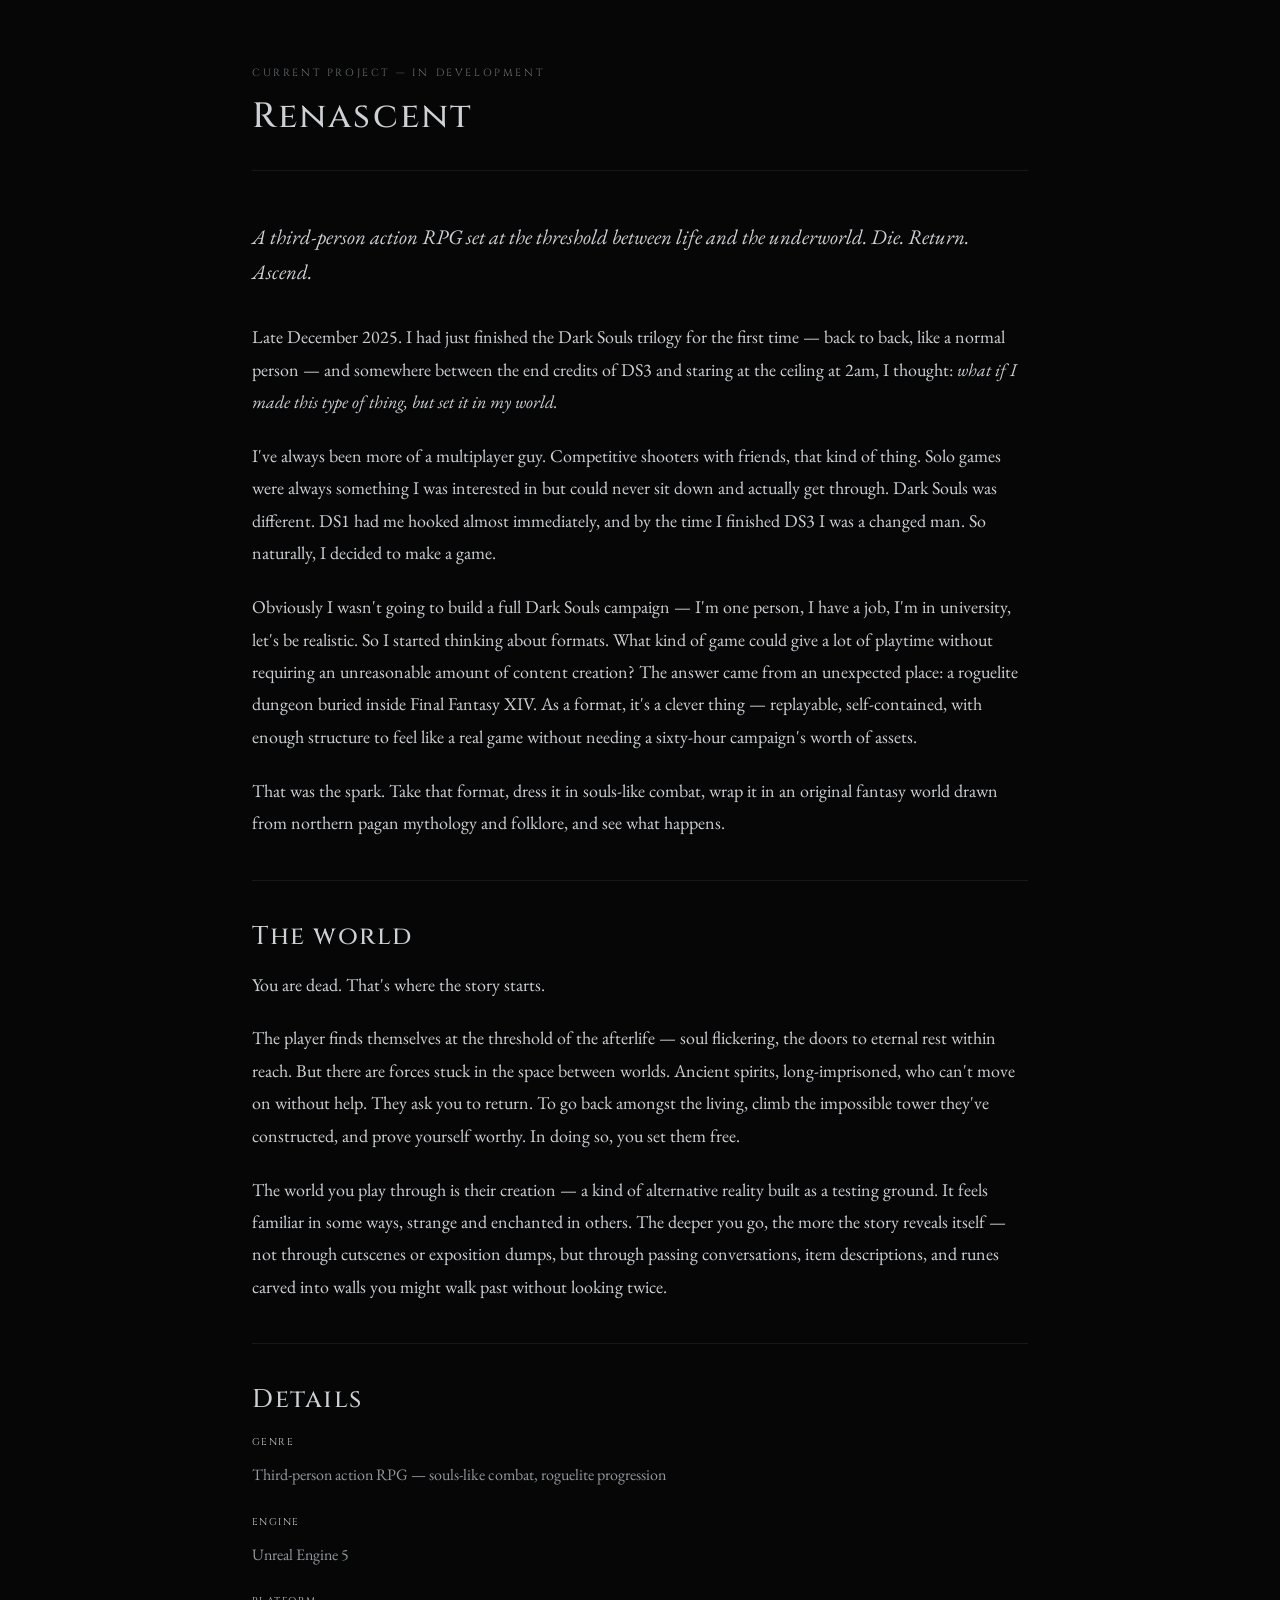
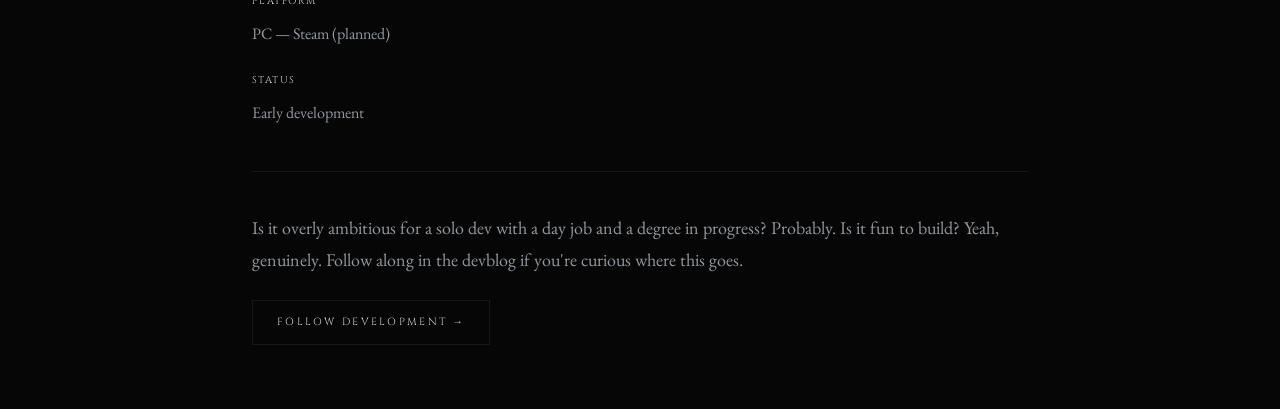
<file: renascentx.html>
<!DOCTYPE html>
<html lang="en">
<head>
  <meta charset="UTF-8" />
  <meta name="viewport" content="width=device-width, initial-scale=1.0" />
  <meta name="description" content="Renascent — a fantasy action RPG by Brumous Studios." />
  <title>Renascent — Brumous Studios</title>
  <link rel="stylesheet" href="/style.css" />
</head>
<body>

  <div id="nav-placeholder"></div>

  <main class="page">

    <header class="page-header">
      <p class="subtitle">Current project — in development</p>
      <h1>Renascent</h1>
    </header>

    <p class="game-hook">
      A third-person action RPG set at the threshold between life and the
      underworld. Die. Return. Ascend.
    </p>

    <!-- Hook image 1 — uncomment and update src when ready -->
    <!-- <img class="game-image" src="/img/oathwell-concept.jpg" alt="Oathwell concept art" /> -->

    <p>
      Late December 2025. I had just finished the Dark Souls trilogy for the
      first time — back to back, like a normal person — and somewhere between
      the end credits of DS3 and staring at the ceiling at 2am, I thought:
      <em>what if I made this type of thing, but set it in my world.</em>
    </p>

    <p>
      I've always been more of a multiplayer guy. Competitive shooters with
      friends, that kind of thing. Solo games were always something I was
      interested in but could never sit down and actually get through. Dark
      Souls was different. DS1 had me hooked almost immediately, and by the
      time I finished DS3 I was a changed man. So naturally, I decided to
      make a game.
    </p>

    <p>
      Obviously I wasn't going to build a full Dark Souls campaign — I'm one
      person, I have a job, I'm in university, let's be realistic. So I started
      thinking about formats. What kind of game could give a lot of playtime
      without requiring an unreasonable amount of content creation? The answer
      came from an unexpected place: a roguelite dungeon buried inside Final
      Fantasy XIV. As a format, it's a clever thing — replayable,
      self-contained, with enough structure to feel like a real game without
      needing a sixty-hour campaign's worth of assets.
    </p>

    <p>
      That was the spark. Take that format, dress it in souls-like combat,
      wrap it in an original fantasy world drawn from northern pagan mythology
      and folklore, and see what happens.
    </p>

    <hr />

    <h2>The world</h2>

    <p>
      You are dead. That's where the story starts.
    </p>

    <p>
      The player finds themselves at the threshold of the afterlife — soul
      flickering, the doors to eternal rest within reach. But there are forces
      stuck in the space between worlds. Ancient spirits, long-imprisoned, who
      can't move on without help. They ask you to return. To go back amongst
      the living, climb the impossible tower they've constructed, and prove
      yourself worthy. In doing so, you set them free.
    </p>

    <p>
      The world you play through is their creation — a kind of alternative
      reality built as a testing ground. It feels familiar in some ways,
      strange and enchanted in others. The deeper you go, the more the story
      reveals itself — not through cutscenes or exposition dumps, but through
      passing conversations, item descriptions, and runes carved into walls
      you might walk past without looking twice.
    </p>

    <!-- Hook image 2 — uncomment and update src when ready -->
    <!-- <img class="game-image" src="/img/player-character.jpg" alt="Player character" /> -->

    <hr />

    <h2>Details</h2>

    <p style="color: var(--text-secondary); font-size: 1rem; line-height: 2.2;">
      <span style="display:block; font-family: var(--font-display); font-size: 0.62rem;
        letter-spacing: 0.15em; text-transform: uppercase; color: var(--text-primary);
        margin-bottom: 0.2rem;">Genre</span>
      Third-person action RPG — souls-like combat, roguelite progression
    </p>

    <p style="color: var(--text-secondary); font-size: 1rem; line-height: 2.2;">
      <span style="display:block; font-family: var(--font-display); font-size: 0.62rem;
        letter-spacing: 0.15em; text-transform: uppercase; color: var(--text-primary);
        margin-bottom: 0.2rem;">Engine</span>
      Unreal Engine 5
    </p>

    <p style="color: var(--text-secondary); font-size: 1rem; line-height: 2.2;">
      <span style="display:block; font-family: var(--font-display); font-size: 0.62rem;
        letter-spacing: 0.15em; text-transform: uppercase; color: var(--text-primary);
        margin-bottom: 0.2rem;">Platform</span>
      PC — Steam (planned)
    </p>

    <p style="color: var(--text-secondary); font-size: 1rem; line-height: 2.2;">
      <span style="display:block; font-family: var(--font-display); font-size: 0.62rem;
        letter-spacing: 0.15em; text-transform: uppercase; color: var(--text-primary);
        margin-bottom: 0.2rem;">Status</span>
      Early development
    </p>

    <hr />

    <p style="color: var(--text-secondary);">
      Is it overly ambitious for a solo dev with a day job and a degree in
      progress? Probably. Is it fun to build? Yeah, genuinely. Follow along
      in the devblog if you're curious where this goes.
    </p>

    <div style="margin-top: 1.5rem;">
      <a href="/blog/" style="
        display: inline-block;
        font-family: var(--font-display);
        font-size: 0.65rem;
        letter-spacing: 0.22em;
        text-transform: uppercase;
        color: var(--text-primary);
        border: 1px solid var(--border);
        padding: 0.75rem 1.5rem;
        transition: border-color 0.2s, background 0.2s;
        text-decoration: none;
      "
      onmouseover="this.style.borderColor='var(--border-hover)';this.style.background='var(--surface)'"
      onmouseout="this.style.borderColor='var(--border)';this.style.background='transparent'">
        Follow development →
      </a>
    </div>

  </main>

  <div id="footer-placeholder"></div>
  <script src="/js/components.js"></script>

</body>
</html>
</file>
<file: style.css>
/* ============================================================
   BRUMOUS STUDIOS — Global Stylesheet
   ============================================================ */

@import url('https://fonts.googleapis.com/css2?family=Cinzel:wght@400;500;600&family=EB+Garamond:ital,wght@0,400;0,500;1,400&display=swap');

/* ── Design tokens ── */
:root {
  --black:        #060606;
  --dark:         #0c0c0c;
  --surface:      #141414;
  --surface-2:    #1a1a1a;
  --border:       rgba(255, 255, 255, 0.07);
  --border-hover: rgba(255, 255, 255, 0.16);

  /* Text colors */
  --text-primary:   #cdd0d4;   /* main */
  --text-secondary: #9198a0;   /* less main */
  --text-faint:     #6d7277;   /* least main */

  --accent:       #b8bfc7;
  --accent-dim:   rgba(184, 191, 199, 0.10);
  --frost:        #8a9aa8;

  --nav-height:   100px;
  --max-width:    840px;
  --font-display: 'Cinzel', 'Palatino Linotype', serif;
  --font-body:    'EB Garamond', Georgia, serif;
}

/* ── Reset ── */
*, *::before, *::after { margin: 0; padding: 0; box-sizing: border-box; }
html { scroll-behavior: smooth; overflow-y: scroll;}

body {
  font-family: var(--font-body);
  font-size: 1.125rem;
  line-height: 1.8;
  color: var(--text-primary);
  background-color: var(--black);
  min-height: 100vh;
  display: flex;
  flex-direction: column;
}

/* Push footer to bottom */
main { flex: 1; }

img { max-width: 100%; display: block; }
a   { color: var(--accent); text-decoration: none; transition: color 0.2s; }
a:hover { color: #fff; }

/* ── Typography ── */
h1, h2, h3, h4 {
  font-family: var(--font-display);
  font-weight: 500;
  letter-spacing: 0.06em;
  line-height: 1.25;
  color: var(--text-primary);
}

h1 { font-size: clamp(1.5rem, 4vw, 2.2rem); }
h2 { font-size: clamp(1.1rem, 3vw, 1.6rem); margin-bottom: 1rem; }
h3 { font-size: clamp(0.95rem, 2.5vw, 1.2rem); }
p  { margin-bottom: 1.2em; }

hr {
  border: none;
  border-top: 1px solid var(--border);
  margin: 2.5rem 0;
}

/* ── Scrollbar style */
::-webkit-scrollbar{
  background: rgba(47, 47, 48, 0.089);
  width: 8px;
  height: 8px;
}
::-webkit-scrollbar-thumb {
  background: rgba(40, 40, 41, 0.900);
  border-radius: 10px;
  width: 0,5rem;
}

/* Modern browsers with `scrollbar-*` support */
@supports (scrollbar-width: auto) {
    .scroller {
        scrollbar-color: var(--scrollbar-color-thumb) var(--scrollbar-color-track);
        scrollbar-width: var(--scrollbar-width);
    }
}

/* Legacy browsers with `::-webkit-scrollbar-*` support */
@supports selector(::-webkit-scrollbar) {
    .scroller::-webkit-scrollbar-thumb {
        background: var(--scrollbar-color-thumb);
    }
    .scroller::-webkit-scrollbar-track {
        background: var(--scrollbar-color-track);
    }
    .scroller::-webkit-scrollbar {
        max-width: var(--scrollbar-width-legacy);
        max-height: var(--scrollbar-width-legacy);
    }
}

/* ── Navigation ── */
.nav {
  position: sticky;
  top: 0;
  z-index: 100;
  height: var(--nav-height);
  background: rgba(6, 6, 6, 0.94);
  border-bottom: 1px solid var(--border);
  backdrop-filter: blur(10px);
  -webkit-backdrop-filter: blur(10px);
  display: flex;
  align-items: center;
  justify-content: space-between;
  padding: 0 clamp(1rem, 4vw, 2.5rem);
}

.nav-logo {
  display: flex;
  align-items: center;
  gap: 0.7rem;
  text-decoration: none;
}

.nav-logo img {
  height: 48px;
  width: auto;
}

.nav-logo-text {
  font-family: var(--font-display);
  font-size: 0.78rem;
  letter-spacing: 0.18em;
  text-transform: uppercase;
  color: var(--text-primary);
  line-height: 1.2;
}

.nav-logo-text span {
  display: block;
  font-size: 0.55rem;
  letter-spacing: 0.28em;
  color: var(--text-faint);
}

.nav-links {
  display: flex;
  align-items: center;
  gap: clamp(1.2rem, 3vw, 2.5rem);
  list-style: none;
}

.nav-links a {
  font-family: var(--font-display);
  font-size: 0.65rem;
  letter-spacing: 0.2em;
  text-transform: uppercase;
  color: var(--text-secondary);
  transition: color 0.2s;
  position: relative;
  padding-bottom: 2px;
}

.nav-links a::after {
  content: '';
  position: absolute;
  bottom: -2px;
  left: 0;
  width: 0;
  height: 1px;
  background: var(--frost);
  transition: width 0.3s ease;
}

.nav-links a:hover,
.nav-links a.active {
  color: var(--text-primary);
}

.nav-links a:hover::after,
.nav-links a.active::after {
  width: 100%;
}

.nav-toggle {
  display: none;
  background: none;
  border: none;
  cursor: pointer;
  padding: 4px;
  flex-direction: column;
  gap: 5px;
}

.nav-toggle span {
  display: block;
  width: 22px;
  height: 1px;
  background: var(--text-secondary);
  transition: all 0.3s;
}

/* ── Page wrapper ── */
.page {
  max-width: var(--max-width);
  margin: 0 auto;
  padding: clamp(2rem, 5vw, 4rem) clamp(1rem, 4vw, 2rem);
  animation: pageFade 0.4s ease forwards;
}

@keyframes pageFade {
  from { opacity: 0; transform: translateY(6px); }
  to   { opacity: 1; transform: translateY(0); }
}

/* ── Page header ── */
.page-header {
  margin-bottom: clamp(2rem, 5vw, 3rem);
  padding-bottom: 1.5rem;
  border-bottom: 1px solid var(--border);
}

.page-header h1 { margin-bottom: 0.4rem; }

.page-header .subtitle {
  font-family: var(--font-display);
  font-size: 0.65rem;
  letter-spacing: 0.25em;
  text-transform: uppercase;
  color: var(--text-faint);
}

/* ── Cards ── */
.card-grid { display: grid; gap: 1px; }

.card {
  display: block;
  background: var(--surface);
  border: 1px solid var(--border);
  padding: 1.5rem 1.75rem;
  transition: border-color 0.2s, background 0.2s;
  text-decoration: none;
  color: inherit;
}

.card:hover {
  border-color: var(--border-hover);
  background: var(--surface-2);
  color: inherit;
}

.card-meta {
  font-family: var(--font-display);
  font-size: 0.6rem;
  letter-spacing: 0.2em;
  text-transform: uppercase;
  color: var(--frost);
  margin-bottom: 0.5rem;
}

.card h2 {
  font-size: 1.05rem;
  margin-bottom: 0.4rem;
  font-weight: 500;
}

.card p {
  font-size: 0.92rem;
  color: var(--text-secondary);
  margin-bottom: 0;
  line-height: 1.5;
}

/* ── Blog post content ── */
.post-content h2 { margin: 2.5rem 0 1rem; }
.post-content h3 { margin: 2rem 0 0.75rem; color: var(--text-secondary); }
.post-content p  { font-size: 1.1rem; line-height: 1.85; }

.post-content img {
  width: 100%;
  border: 1px solid var(--border);
  margin: 2rem 0;
}

.post-content blockquote {
  border-left: 2px solid var(--frost);
  padding: 0.5rem 0 0.5rem 1.5rem;
  margin: 2rem 0;
  color: var(--text-secondary);
  font-style: italic;
}

/* ── Video embed ── */
.video-wrapper {
  position: relative;
  padding-bottom: 56.25%;
  height: 0;
  overflow: hidden;
  margin: 2rem 0;
  border: 1px solid var(--border);
}

.video-wrapper iframe {
  position: absolute;
  top: 0; left: 0;
  width: 100%;
  height: 100%;
}

/* ── Game page ── */
.game-image {
  width: 100%;
  border: 1px solid var(--border);
  margin: 2rem 0;
  display: block;
}

.game-hook {
  font-size: clamp(1.1rem, 2.5vw, 1.3rem);
  line-height: 1.7;
  color: var(--text-primary);
  margin-bottom: 2rem;
  font-style: italic;
}

/* ── Gallery ── */
.gallery-grid {
  display: grid;
  grid-template-columns: repeat(auto-fill, minmax(260px, 1fr));
  gap: 2px;
}

.gallery-item {
  aspect-ratio: 16/9;
  overflow: hidden;
  cursor: zoom-in;
  background: var(--surface);
  border: 1px solid var(--border);
  position: relative;
}

.gallery-item img {
  width: 100%;
  height: 100%;
  object-fit: cover;
  transition: transform 0.4s ease, filter 0.4s ease;
  filter: brightness(0.8) saturate(0.9);
}

.gallery-item:hover img {
  transform: scale(1.04);
  filter: brightness(1) saturate(1);
}

.gallery-item-caption {
  position: absolute;
  bottom: 0; left: 0; right: 0;
  padding: 0.5rem 0.75rem;
  background: linear-gradient(transparent, rgba(0,0,0,0.85));
  font-family: var(--font-display);
  font-size: 0.58rem;
  letter-spacing: 0.15em;
  text-transform: uppercase;
  color: var(--text-secondary);
  opacity: 0;
  transition: opacity 0.3s;
}

.gallery-item:hover .gallery-item-caption { opacity: 1; }

/* Lightbox */
.lightbox {
  display: none;
  position: fixed;
  inset: 0;
  background: rgba(0,0,0,0.94);
  z-index: 999;
  align-items: center;
  justify-content: center;
  padding: 2rem;
  cursor: zoom-out;
}

.lightbox.open { display: flex; }

.lightbox img {
  max-width: 90vw;
  max-height: 85vh;
  object-fit: contain;
  border: 1px solid var(--border);
}

.lightbox-close {
  position: absolute;
  top: 1.5rem; right: 1.5rem;
  background: none;
  border: none;
  color: var(--text-secondary);
  font-size: 1.2rem;
  cursor: pointer;
  font-family: var(--font-display);
  letter-spacing: 0.1em;
  transition: color 0.2s;
}

.lightbox-close:hover { color: var(--text-primary); }

/* ── Contact ── */
.contact-links {
  display: flex;
  flex-direction: column;
  gap: 1px;
  margin-top: 2rem;
}

.contact-link {
  display: flex;
  align-items: center;
  gap: 1.25rem;
  padding: 1.25rem 1.5rem;
  background: var(--surface);
  border: 1px solid var(--border);
  color: var(--text-primary);
  text-decoration: none;
  transition: border-color 0.2s, background 0.2s;
}

.contact-link:hover {
  border-color: var(--border-hover);
  background: var(--surface-2);
  color: var(--text-primary);
}

.contact-link-label {
  font-family: var(--font-display);
  font-size: 0.62rem;
  letter-spacing: 0.2em;
  text-transform: uppercase;
  color: var(--frost);
  min-width: 80px;
}

.contact-link-value {
  font-size: 0.98rem;
  color: var(--text-secondary);
}

/* ── Divider ── */
.divider {
  display: flex;
  align-items: center;
  gap: 1rem;
  margin: 2.5rem 0;
  color: var(--text-faint);
  font-family: var(--font-display);
  font-size: 0.52rem;
  letter-spacing: 0.3em;
  text-transform: uppercase;
}

.divider::before, .divider::after {
  content: '';
  flex: 1;
  height: 1px;
  background: var(--border);
}

/* ── Footer ── */
.footer {
  border-top: 1px solid var(--border);
  padding: 1.5rem clamp(1rem, 4vw, 2.5rem);
  margin-top: auto;
}

.footer-inner {
  display: flex;
  align-items: center;
  justify-content: space-between;
  flex-wrap: wrap;
  gap: 1rem;
  font-family: var(--font-display);
  font-size: 0.58rem;
  letter-spacing: 0.18em;
  text-transform: uppercase;
  color: var(--text-faint);
}

.footer-links {
  display: flex;
  gap: 1.5rem;
}

.footer-links a {
  color: var(--text-faint);
  text-decoration: none;
  transition: color 0.2s;
  font-family: var(--font-display);
  font-size: 1rem;
  letter-spacing: 0.18em;
  text-transform: uppercase;
}

.footer-links a:hover { color: var(--text-secondary); }

/* ── Back link ── */
.back-link {
  font-family: var(--font-display);
  font-size: 0.62rem;
  letter-spacing: 0.2em;
  text-transform: uppercase;
  color: var(--text-faint);
  text-decoration: none;
  display: inline-flex;
  align-items: center;
  gap: 0.5rem;
  transition: color 0.2s;
}

.back-link:hover { color: var(--text-primary); }

/* ── Responsive ── */
@media (max-width: 640px) {
  .nav-links {
    display: none;
    position: absolute;
    top: var(--nav-height);
    left: 0; right: 0;
    flex-direction: column;
    background: rgba(6,6,6,0.97);
    border-bottom: 1px solid var(--border);
    padding: 1.5rem;
    gap: 1.5rem;
    align-items: flex-start;
  }

  .nav-links.open { display: flex; }
  .nav-toggle { display: flex; }
  .nav { position: relative; }
  .gallery-grid { grid-template-columns: 1fr; }

  .footer-inner { flex-direction: column; align-items: flex-start; }
}
</file>
